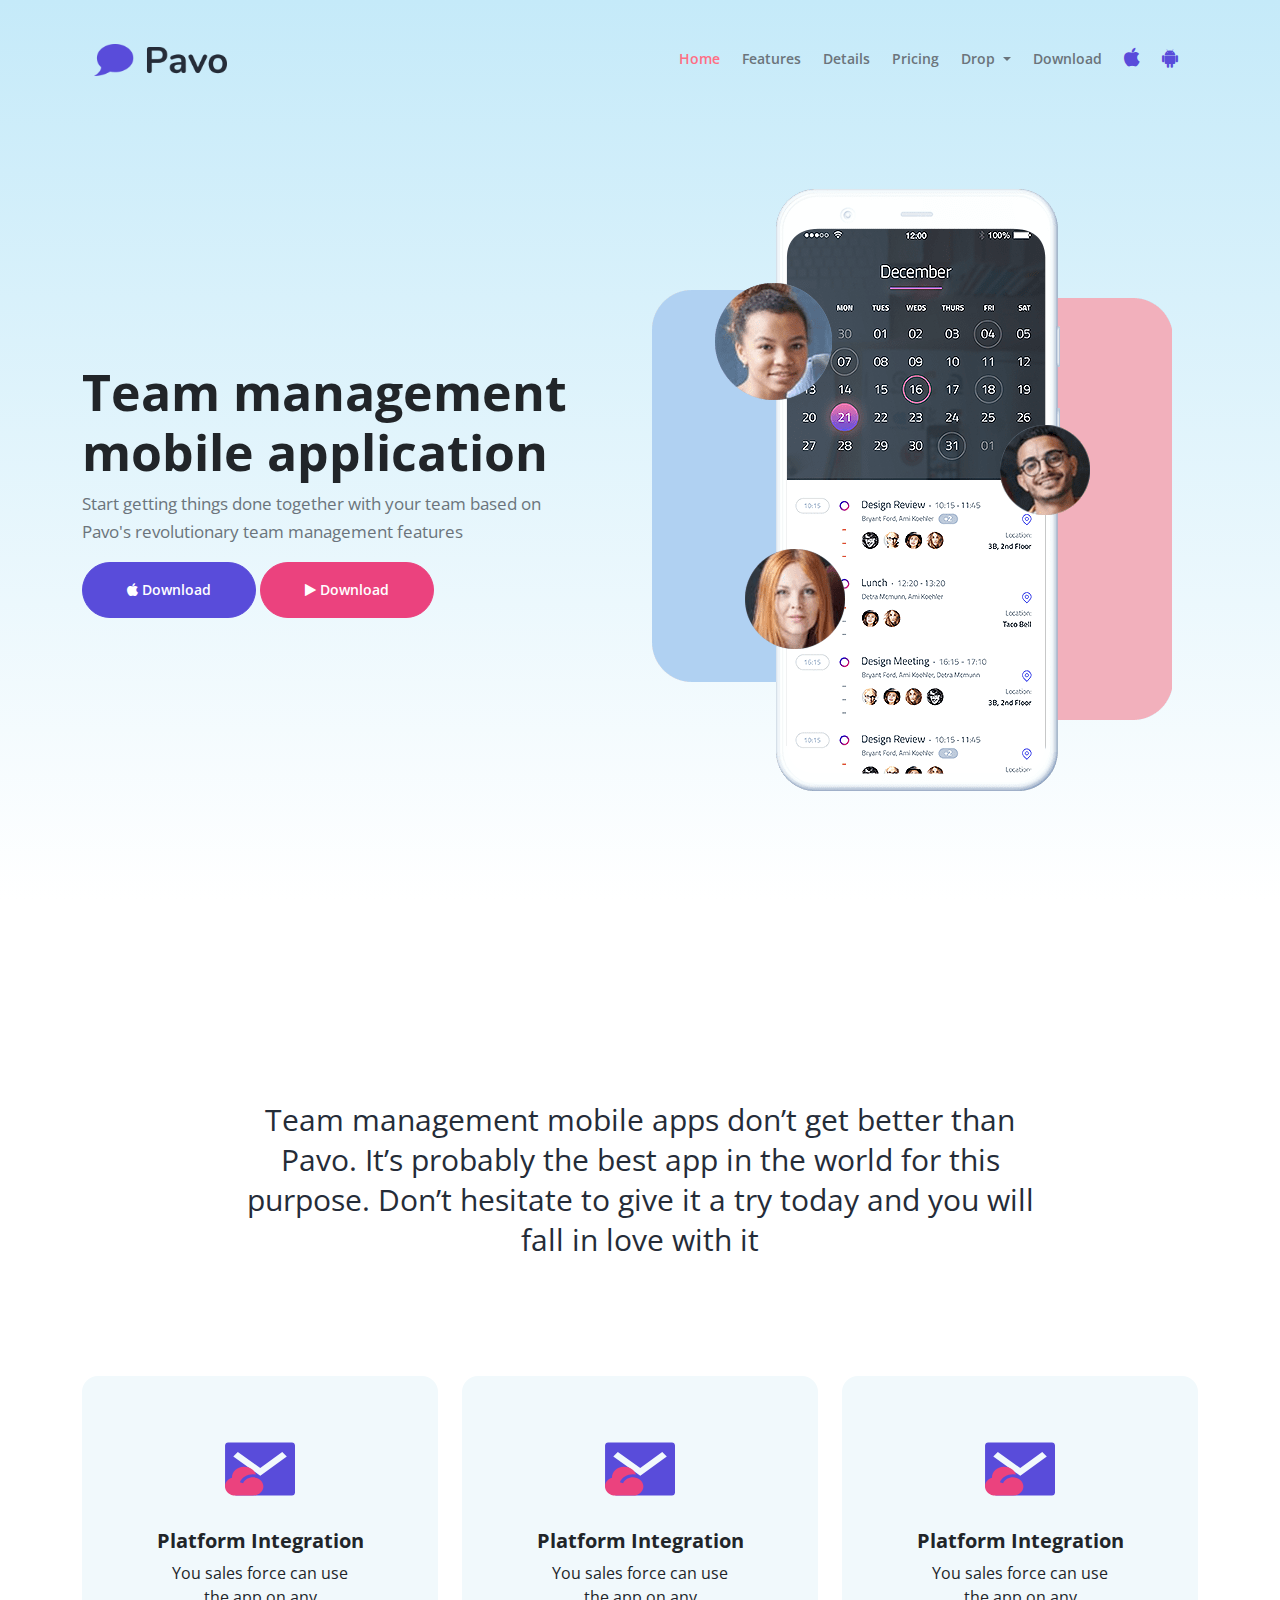
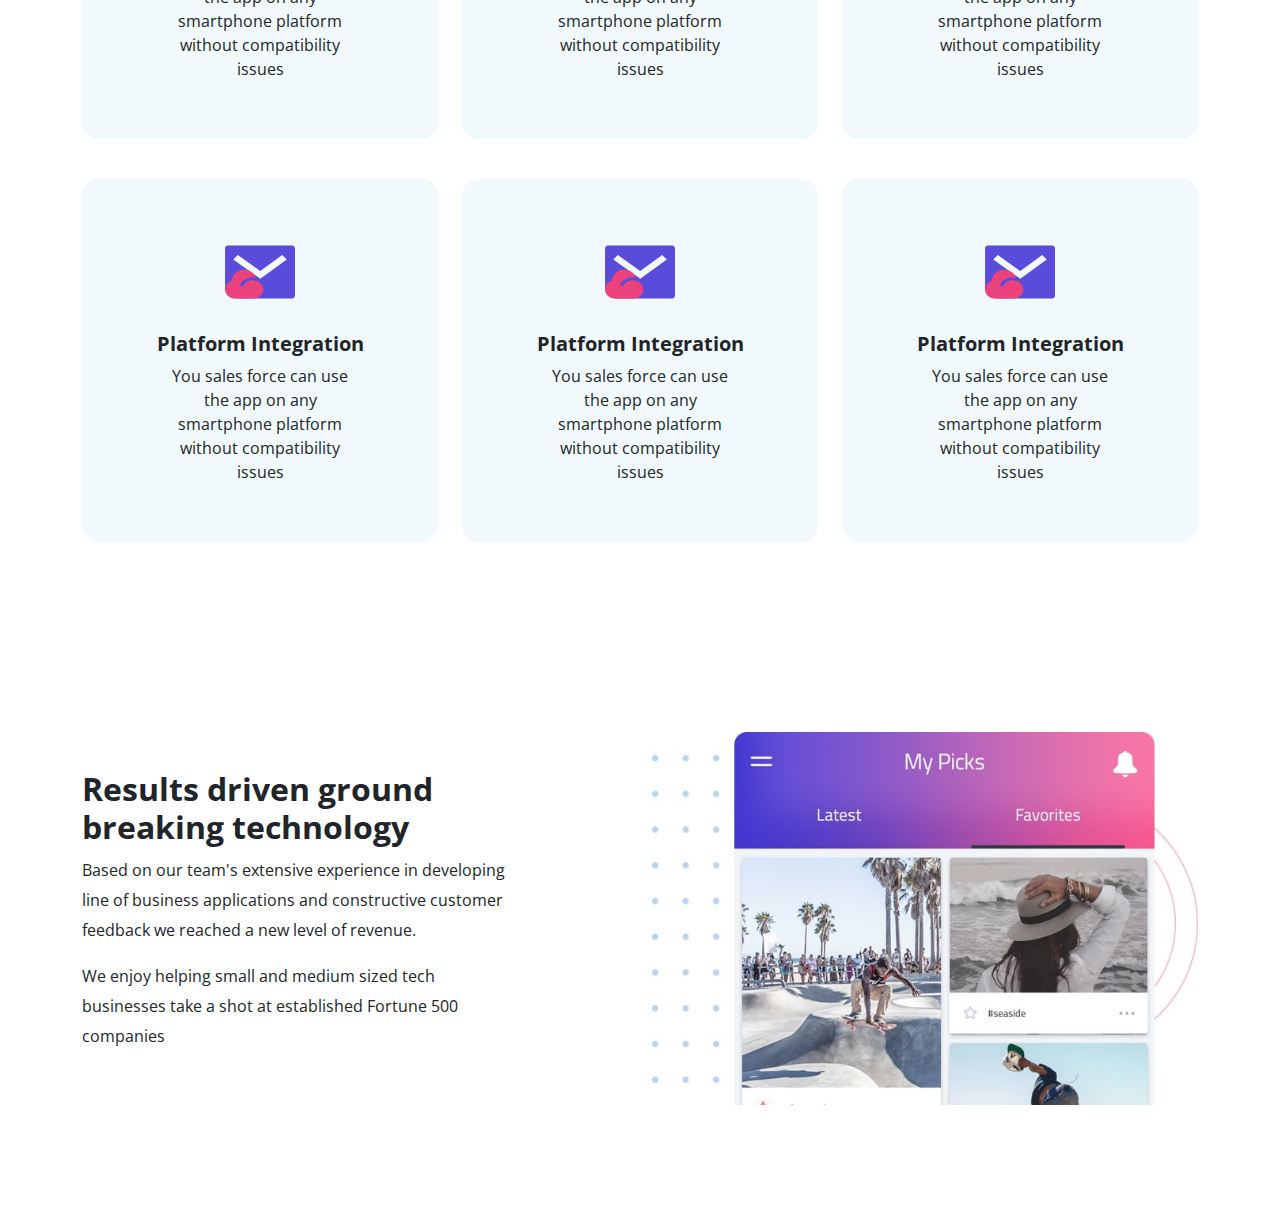
<file: class 11/index.html>
<!doctype html>
<html lang="en">
  <head>
    <!-- Required meta tags -->
    <meta charset="utf-8">
    <meta name="viewport" content="width=device-width, initial-scale=1">
    <!-- fonts -->
    <link rel="preconnect" href="https://fonts.googleapis.com">
    <link rel="preconnect" href="https://fonts.gstatic.com" crossorigin>
    <link href="https://fonts.googleapis.com/css2?family=Open+Sans:wght@300;400;600;700;800&display=swap" rel="stylesheet">
    <!-- font awesome -->
    <link rel="stylesheet" href="https://cdnjs.cloudflare.com/ajax/libs/font-awesome/4.7.0/css/font-awesome.css">
    <!-- Bootstrap CSS -->
    <link href="https://cdn.jsdelivr.net/npm/bootstrap@5.1.0/dist/css/bootstrap.min.css" rel="stylesheet">
    <!-- custom css -->
    <link rel="stylesheet" href="style.css"> 
    <title>Live Demo Project</title>
  </head>
  <body>
    <!-- header section start -->
    <header>
        <div class="container">
            <div class="row">
                <div class="col-md-12">
                    <nav class="navbar navbar-expand-lg navbar-light">
                        <div class="container-fluid">
                          <a class="navbar-brand" href="#">
                              <img src="images/logo.png" alt="logo">
                          </a>
                          <button class="navbar-toggler" type="button" data-bs-toggle="collapse" data-bs-target="#navbarSupportedContent" aria-controls="navbarSupportedContent" aria-expanded="false" aria-label="Toggle navigation">
                            <span class="navbar-toggler-icon"></span>
                          </button>
                          <div class="collapse navbar-collapse" id="navbarSupportedContent">
                            <ul class="navbar-nav ms-auto mb-2 mb-lg-0">
                              <li class="nav-item">
                                <a class="nav-link active" aria-current="page" href="#">Home</a>
                              </li>
                              <li class="nav-item">
                                <a class="nav-link" href="#">Features</a>
                              </li>
                              <li class="nav-item">
                                <a class="nav-link" href="#">Details</a>
                              </li>
                              <li class="nav-item">
                                <a class="nav-link" href="#">Pricing</a>
                              </li>
                              <li class="nav-item dropdown">
                                <a class="nav-link dropdown-toggle" href="#" id="navbarDropdown" role="button" data-bs-toggle="dropdown" aria-expanded="false">
                                  Drop
                                </a>
                                <ul class="dropdown-menu" aria-labelledby="navbarDropdown">
                                  <li><a class="dropdown-item" href="#">Article Details</a></li>
                                  <li><hr class="dropdown-divider"></li>
                                  <li><a class="dropdown-item" href="#">Terms Conditions</a></li>
                                  <li><hr class="dropdown-divider"></li>
                                  <li><a class="dropdown-item" href="#">Privacy Policy</a></li>
                                </ul>
                              </li>
                              <li class="nav-item">
                                <a class="nav-link" href="#">Download</a>
                              </li>
                              <li class="nav-item">
                                <a class="nav-link" href="#">
                                    <i class="fa fa-apple" aria-hidden="true"></i>
                                </a>
                              </li>
                              <li class="nav-item">
                                <a class="nav-link" href="#">
                                    <i class="fa fa-android" aria-hidden="true"></i>
                                </a>
                              </li>
                            </ul>
                          </div>
                        </div>
                      </nav>
                </div>
            </div>
            <div class="header-bottom">
                <div class="row align-items-center">
                    <div class="col-md-6">
                        <div class="header-content">
                            <h1>Team management mobile application</h1>
                            <p>Start getting things done together with your team based on Pavo's revolutionary team management features</p>
                            <div class="btn-area">
                                <a href="#" class="btn1 button"><i class="fa fa-apple" aria-hidden="true"></i> <span>Download</span></a>
                                <a href="#" class="btn2 button"><i class="fa fa-play" aria-hidden="true"></i> <span>Download</span></a>
                            </div>
                        </div>
                    </div>
                    <div class="col-md-6">
                        <div class="header-img">
                            <img src="images/header-smartphone.png" alt="" class="img-fluid">
                        </div>
                    </div>
                </div>
            </div>
        </div>
    </header>
    <!-- header section end -->

    <!-- about section start -->
    <section class="about">
      <div class="container">
        <div class="row">
          <div class="col-md-9 m-auto">
            <div class="about-content text-center">
              <p>Team management mobile apps don’t get better than Pavo. It’s probably the best app in the world for this purpose. Don’t hesitate to give it a try today and you will fall in love with it</p>
            </div>
          </div>
        </div>
      </div>
    </section>
    <!-- about section end -->

    <!-- service section start -->
    <section class="service">
      <div class="container">
        <div class="row">
          <div class="col-md-4">
            <div class="service-box text-center">
              <img src="images/features-icon-1.svg" alt="">
              <h5 class="fw-bold">Platform Integration</h5>
              <p>You sales force can use the app on any smartphone platform without compatibility issues</p>
            </div>
          </div>
          <div class="col-md-4">
            <div class="service-box text-center">
              <img src="images/features-icon-1.svg" alt="">
              <h5 class="fw-bold">Platform Integration</h5>
              <p>You sales force can use the app on any smartphone platform without compatibility issues</p>
            </div>
          </div>
          <div class="col-md-4">
            <div class="service-box text-center">
              <img src="images/features-icon-1.svg" alt="">
              <h5 class="fw-bold">Platform Integration</h5>
              <p>You sales force can use the app on any smartphone platform without compatibility issues</p>
            </div>
          </div>
          <div class="col-md-4">
            <div class="service-box text-center">
              <img src="images/features-icon-1.svg" alt="">
              <h5 class="fw-bold">Platform Integration</h5>
              <p>You sales force can use the app on any smartphone platform without compatibility issues</p>
            </div>
          </div>
          <div class="col-md-4">
            <div class="service-box text-center">
              <img src="images/features-icon-1.svg" alt="">
              <h5 class="fw-bold">Platform Integration</h5>
              <p>You sales force can use the app on any smartphone platform without compatibility issues</p>
            </div>
          </div>
          <div class="col-md-4">
            <div class="service-box text-center">
              <img src="images/features-icon-1.svg" alt="">
              <h5 class="fw-bold">Platform Integration</h5>
              <p>You sales force can use the app on any smartphone platform without compatibility issues</p>
            </div>
          </div>
        </div>
      </div>
    </section>
    <!-- service section end -->

    <!-- breaking technology -->
    <section class="breaking">
      <div class="container">
        <div class="row align-items-center">
          <div class="col-md-6">
            <div class="breaking_content">
              <h2 class="fw-bold">Results driven ground <br> breaking technology</h2>
              <p>Based on our team's extensive experience in developing line of business applications and constructive customer feedback we reached a new level of revenue.</p>
              <p>We enjoy helping small and medium sized tech businesses take a shot at established Fortune 500 companies</p>
            </div>
          </div>
          <div class="col-md-6">
            <img src="images/details-1.jpg" alt="details" class="img-fluid">
          </div>
        </div>
      </div>
    </section>

    


    <!-- Option 1: Bootstrap Bundle with Popper -->
    <script src="https://cdn.jsdelivr.net/npm/bootstrap@5.1.0/dist/js/bootstrap.bundle.min.js"></script>
  </body>
</html>
</file>
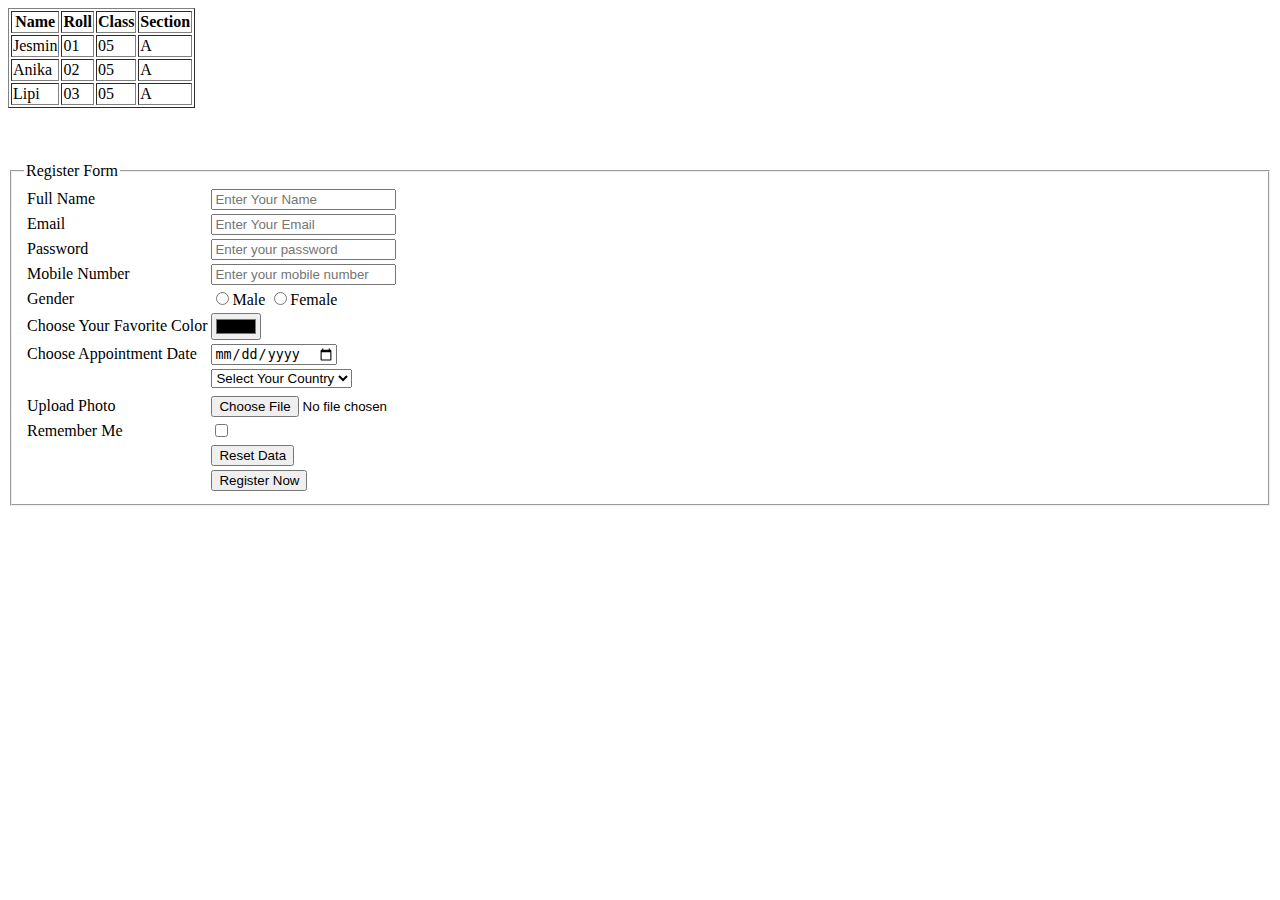
<file: class 2/index.html>
<!DOCTYPE html>
<html lang="en">
<head>
	<meta charset="UTF-8">
	<meta name="viewport" content="width=device-width, initial-scale=1.0">
	<title>Class two</title>
</head>
<body>
	<table border="1">
		<tr>
			<th>Name</th>
			<th>Roll</th>
			<th>Class</th>
			<th>Section</th>
		</tr>
		<tr>
			<td>Jesmin</td>
			<td>01</td>
			<td>05</td>
			<td>A</td>
		</tr>
		<tr>
			<td>Anika</td>
			<td>02</td>
			<td>05</td>
			<td>A</td>
		</tr>
		<tr>
			<td>Lipi</td>
			<td>03</td>
			<td>05</td>
			<td>A</td>
		</tr>
	</table>

	<br><br><br>

	<fieldset>
		<legend>Register Form</legend>
		<form action="">

			<table>
				<tr>
					<td><label for="full_name">Full Name</label></td>
					<td><input type="text" placeholder="Enter Your Name" id="full_name"> </td>
				</tr>
				<tr>
					<td><label for="email">Email</label></td>
					<td><input type="email" placeholder="Enter Your Email" id="email"></td>
				</tr>
				<tr>
					<td><label for="pass">Password</label></td>
					<td><input type="password" placeholder="Enter your password" id="pass"></td>
				</tr>
				<tr>
					<td><label for="mobile">Mobile Number</label></td>
					<td><input type="tel" placeholder="Enter your mobile number" id="mobile"></td>
				</tr>
				<tr>
					<td><label for="gender">Gender</label></td>
					<td>
						<input type="radio" name="gender" id="gender">Male
						<input type="radio" name="gender" id="gender">Female
					</td>
				</tr>
				<tr>
					<td><label for="color">Choose Your Favorite Color</label></td>
					<td><input type="color" id="color"></td>
				</tr>
				<tr>
					<td><label for="date">Choose Appointment Date</label></td>
					<td><input type="date" id="date"></td>
				</tr>
				<tr>
					<td rowspan="2"></td>
					<td>
						<select>
							<option value="">Select Your Country</option>
							<option value="">Bangladesh</option>
							<option value="">India</option>
							<option value="">Pakistan</option>
							<option value="">Nepal</option>
						</select>
					</td>
				</tr>
				<tr>
					<td></td>
				</tr>
				<tr>
					<td><label for="">Upload Photo</label></td>
					<td><input type="file" ></td>
				</tr>
				<tr>
					<td><label for="">Remember Me</label></td>
					<td><input type="checkbox"></td>
				</tr>
				<tr>
					<td rowspan="2"></td>
					<td><input type="reset" value="Reset Data"></td>
					
				</tr>
				<tr>
					<td><input type="submit" value="Register Now"></td>
				</tr>
			</table>
	</form>
	</fieldset>
</body>
</html>
</file>
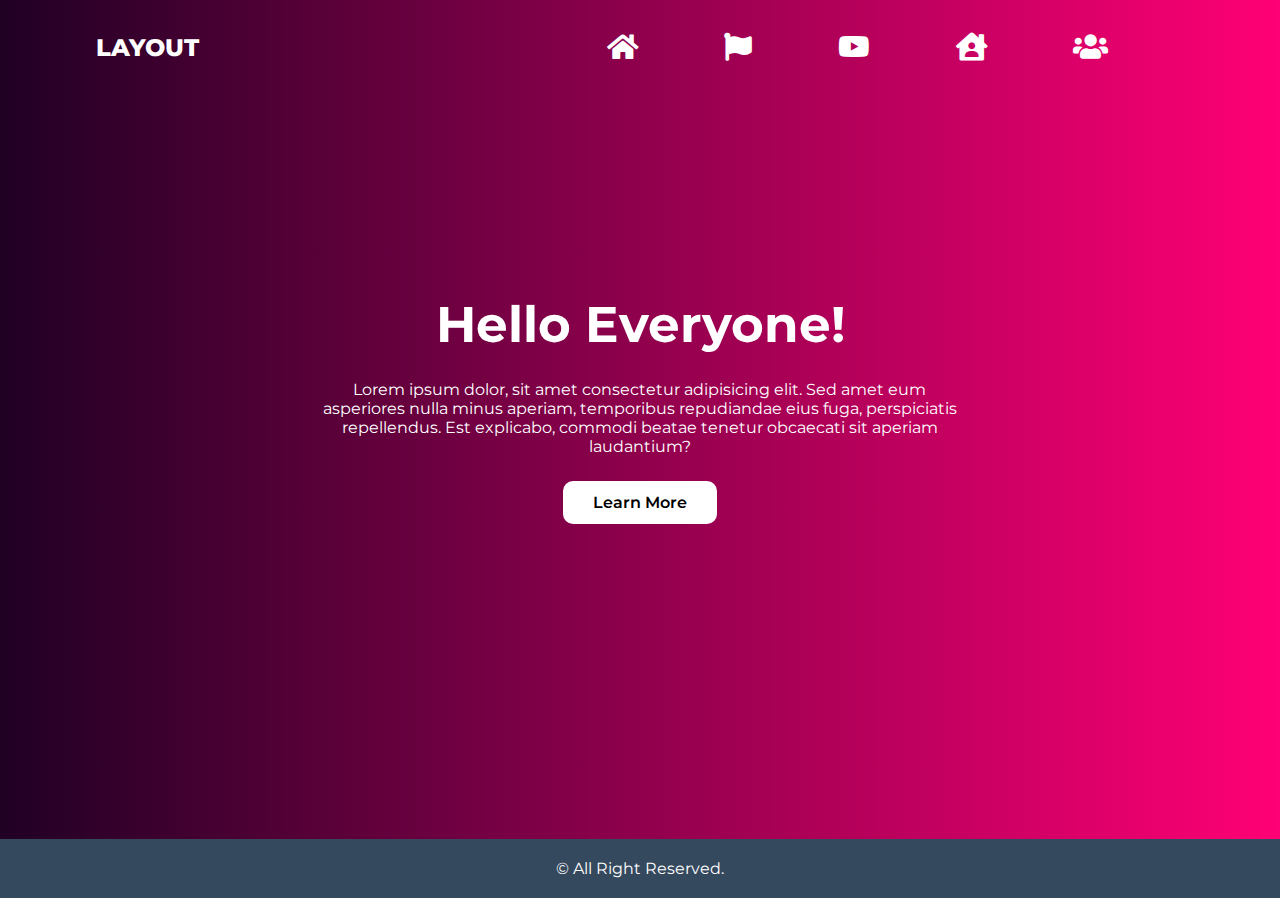
<file: class 4/index.html>
<!DOCTYPE html>
<html lang="en">

<head>
    <meta charset="UTF-8">
    <meta http-equiv="X-UA-Compatible" content="IE=edge">
    <meta name="viewport" content="width=device-width, initial-scale=1.0">
    <title>Layout</title>
    <link rel="preconnect" href="https://fonts.googleapis.com">
    <link rel="preconnect" href="https://fonts.gstatic.com" crossorigin>
    <link href="https://fonts.googleapis.com/css2?family=Montserrat:wght@400;600;700;800&display=swap" rel="stylesheet">
    <link rel="stylesheet" href="https://cdnjs.cloudflare.com/ajax/libs/font-awesome/5.15.3/css/all.min.css">
    <link rel="stylesheet" href="style.css">
</head>

<body>
    <header>
        <div class="container">
            <div class="header-content">
                <div class="logo">
                    <h2>LAYOUT</h2>
                </div>
                <nav>
                    <ul>
                        <li><a href="#"><i class="fas fa-home"></i></a></li>
                        <li><a href="#"><i class="fas fa-flag"></i></a></li>
                        <li><a href="#"><i class="fab fa-youtube"></i></a></li>
                        <li><a href="#"><i class="fas fa-house-user"></i></a></li>
                        <li><a href="#"><i class="fas fa-users"></i></a></li>
                    </ul>
                </nav>
            </div>
        </div>
    </header>
    <section class="banner">
        <div class="container">
            <div class="content">
                <h1>Hello Everyone!</h1>
                <p>Lorem ipsum dolor, sit amet consectetur adipisicing elit. Sed amet eum asperiores nulla minus
                    aperiam, temporibus repudiandae eius fuga, perspiciatis repellendus. Est explicabo, commodi beatae
                    tenetur obcaecati sit aperiam laudantium?</p>
                <a href="#" class="btn">Learn More</a>
            </div>
        </div>
    </section>
    <footer>
        <p>&copy; All Right Reserved.</p>
    </footer>
</body>

</html>
</file>
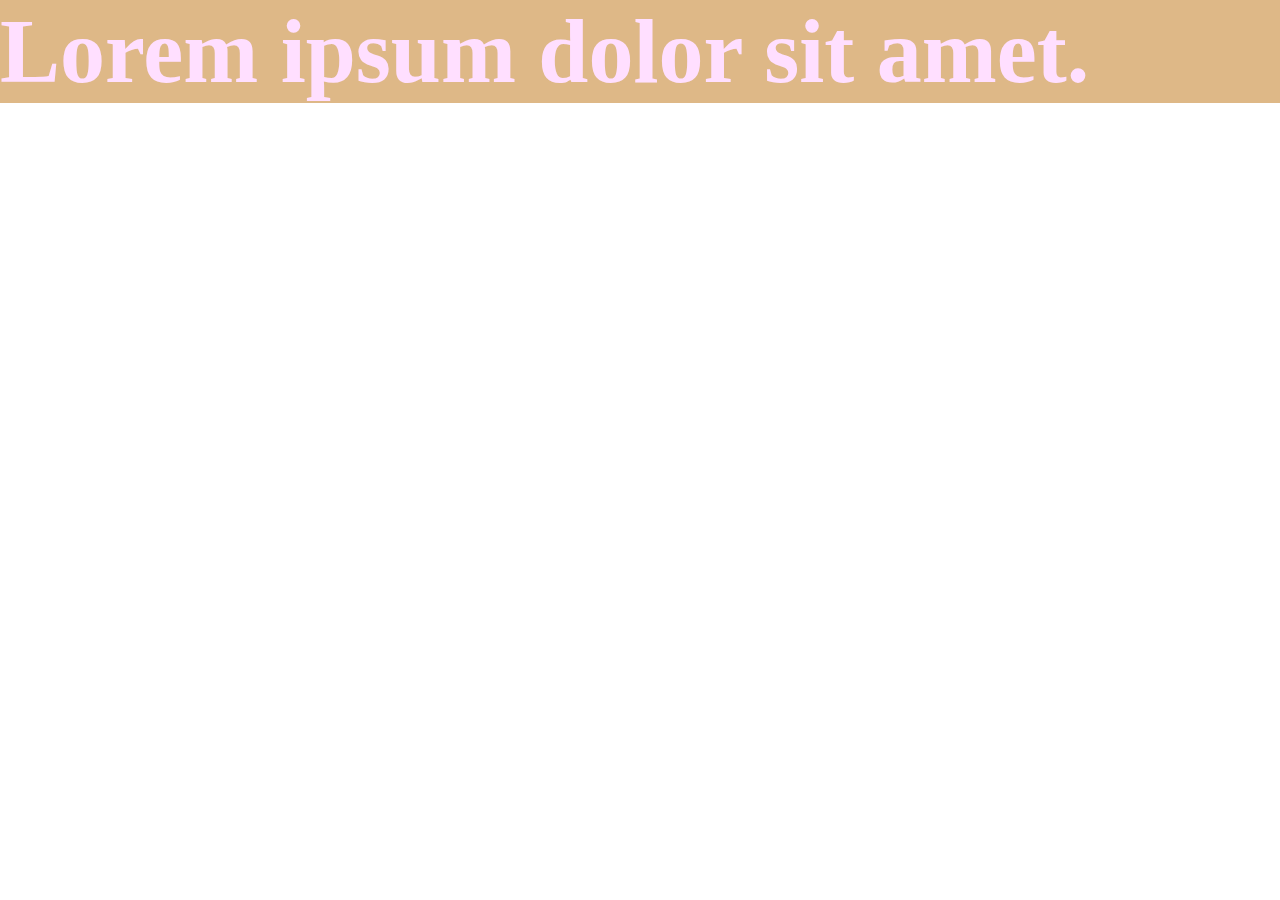
<file: class 7/index.html>
<!DOCTYPE html>
<html lang="en">

<head>
    <meta charset="UTF-8">
    <meta http-equiv="X-UA-Compatible" content="IE=edge">
    <meta name="viewport" content="width=device-width, initial-scale=1.0">
    <title>Responsive CSS</title>
    <link rel="stylesheet" href="style.css">
    <link rel="stylesheet" href="responsive.css">
</head>

<body>
    <h1>Lorem ipsum dolor sit amet.</h1>
</body>

</html>
</file>
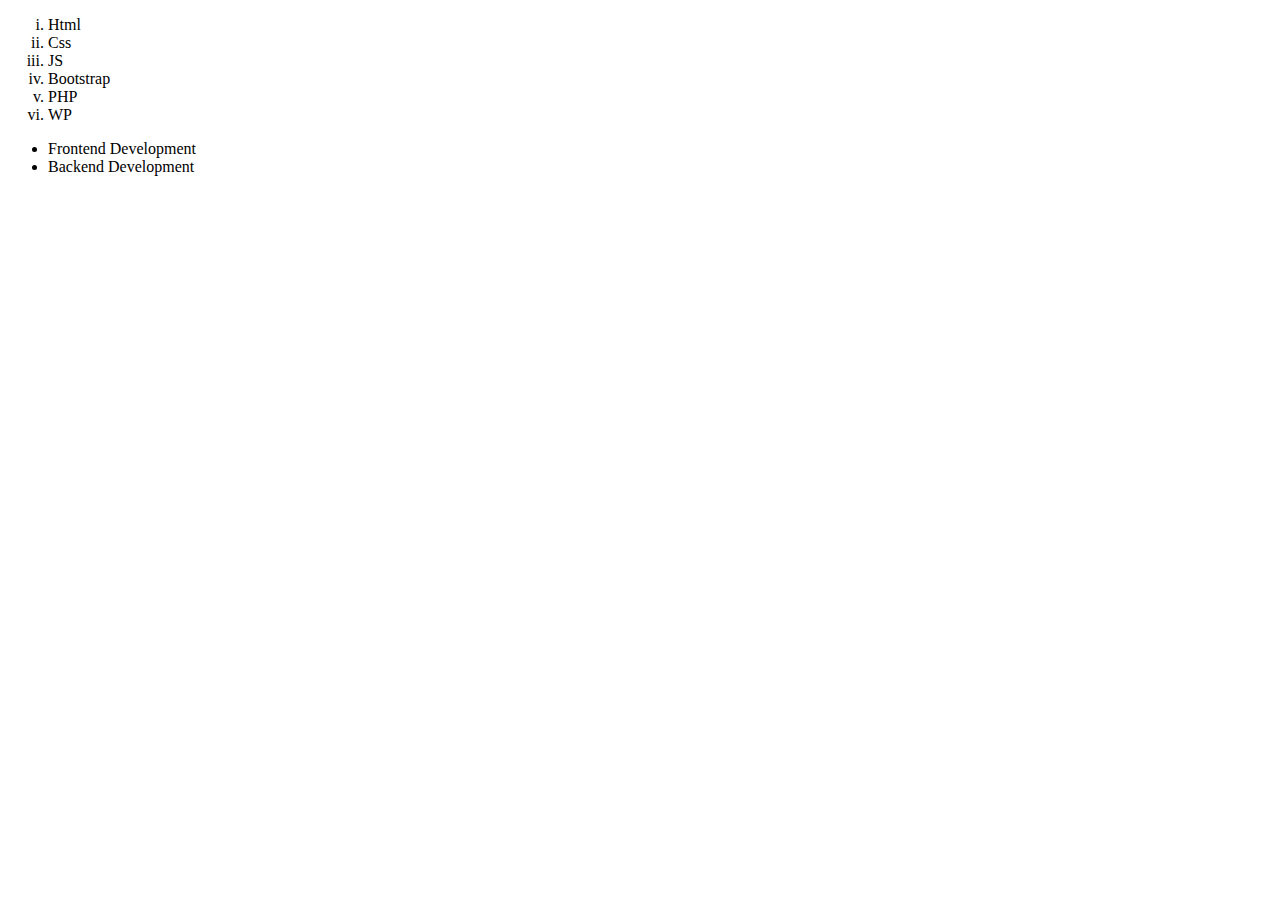
<file: class 2/list.html>
<!DOCTYPE html>
<html lang="en">
<head>
	<meta charset="UTF-8">
	<meta name="viewport" content="width=device-width, initial-scale=1.0">
	<title>HTML List</title>
</head>
<body>
	
	<ol type="i">
		<li>Html</li>
		<li>Css</li>
		<li>JS</li>
		<li>Bootstrap</li>
		<li>PHP</li>
		<li>WP</li>
	</ol>

	<ul style="list-style-type: disc;">
		<li>Frontend Development</li>
		<li>Backend Development</li>
	</ul>

</body>
</html>
</file>
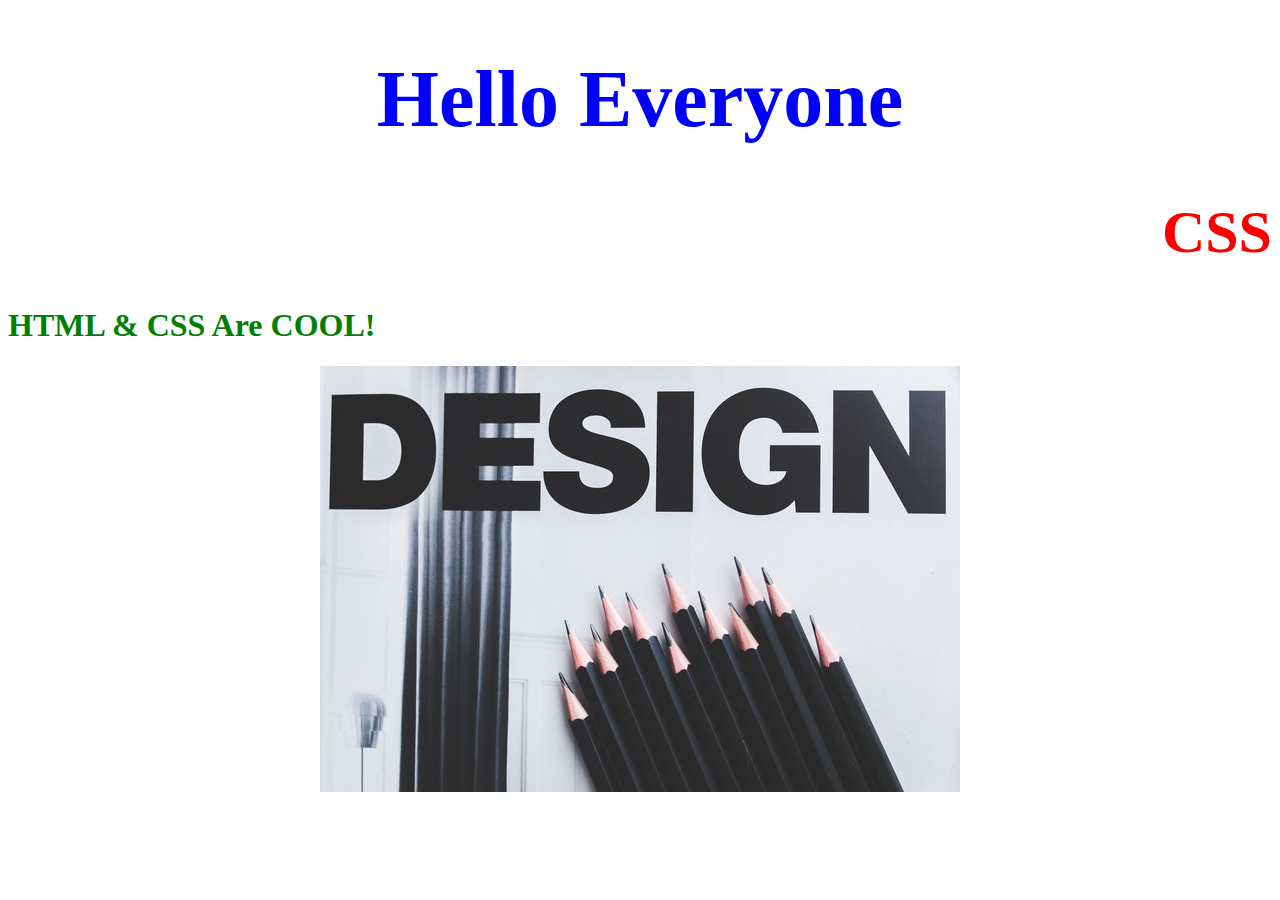
<file: class 2/sytle.html>
<!DOCTYPE html>
<html lang="en">
<head>
	<meta charset="UTF-8">
	<meta name="viewport" content="width=device-width, initial-scale=1.0">
	<title>Styling</title>
	<style>
/* 		selector {
			property :  value;
		} */
		.heading1{
			color: blue;
			font-size: 80px;
			text-align: center;
		}
		.heading2{
			color: red;
			font-size: 60px;
			text-align: right;
		}
		#heading3{
			color: green;

		}
		.img_area{
			text-align: center;
		}
	</style>
</head>
<body>
<!-- 	1. inline style
	2. Internal Style
	3. External Style -->

	<!-- <h1 style="color: red;">Hello Everyone</h1> -->
	<h1 class="heading1">Hello Everyone</h1>
	<h1 class="heading2">CSS</h1>
	<h1 id="heading3">HTML & CSS Are COOL!</h1>
	<div class="img_area">
		<img src="images/1.jpg" alt="">
	</div>
</body>
</html>
</file>
<file: class 11/style.css>
/* default css */
body, p{
    font-family: 'Open Sans', sans-serif;
    font-weight: normal;
}
/* header css */
header{
    padding: 30px 0;
    background: linear-gradient(rgba(197, 234, 249, 1), rgba(255, 255, 255, 1));
    height: 100vh;
}
.navbar-brand img{
    width: 133px;
    height: 32px;
}
header .nav-link{
    color: #6b747b !important;
    font-weight: 600;
    font-size: 14px;
    padding-left: 14px !important;
}
header .active{
    color: #ff6e84 !important;
}
header .nav-link:hover{
    color: #ff6e84 !important;
}

header .nav-link i{
    color: #594cda;
    font-size: 20px;
    transition: all 0.2s ease;
}
header .nav-link i:hover{
    color: #ff6e84;
}
header .dropdown-menu .dropdown-item{
    color: #6b747b;
    font-weight: 600;
    font-size: 14px;
}
header .dropdown-menu .dropdown-item:hover{
    color: #ff6e84;
    background-color: transparent;
}
.dropdown-menu{
    background-color: #F1F9FC;
    border: none;
    box-shadow: 0 3px 3px 1px rgb(0 0 0 / 5%);
}

.header-bottom{
    padding-top: 100px;
    padding-bottom: 120px;
}
.header-content{
    margin-right: 48px;
}
.header-content h1{
    font-weight: bold;
    font-size: 50px;
    line-height: 60px;
}
.header-content p{
    color: #6b747b;
    font-size: 17px;
    line-height: 28px;
}
.btn-area .button{
    display: inline-block;
    padding: 20px 44px;
    border-radius: 32px; 
    color: #ffffff;
    font-weight: 600;
    font-size: 0.875rem;
    line-height: 0;
    text-decoration: none;
    transition: all 0.2s;
}
.btn-area .btn1{
    border: 1px solid #594cda;
    background-color: #594cda;
}
.btn-area .btn2{
    border: 1px solid #eb427e;
    background-color: #eb427e;
}
.btn-area .btn1:hover{
    color: #594cda;
    background: transparent;
}
.btn-area .btn2:hover{
    color: #eb427e;
    background: transparent;
}

/* about section css */

.about{
    padding: 200px 0 100px;
}
.about-content p{
    font-size: 30px;
    line-height: 40px;
    color: #252c38;
}

/* service section css */
.service{
    padding-bottom: 150px;
}
.service-box{
    background-color: #f1f9fc;
    padding: 58px 35px;
    border-radius: 16px;
    margin-bottom: 40px;
}
.service-box img{
    height: 70px;
    width: 70px;
    margin-bottom: 25px;
}
.service-box p{
    width: 70%;
    margin: auto;
}

/* breaking technology section css */
.breaking{
    padding-bottom: 100px;
}
.breaking_content p{
    width: 80%;
    line-height: 30px;
}
</file>
<file: class 4/style.css>
* {
    margin: 0;
    padding: 0;
    font-family: 'Montserrat', sans-serif;
}

/* header section css */
header {
    background: linear-gradient(90deg, #200024, #ff0075);
    padding: 30px 0;
}

.container {
    width: 85%;
    margin: 0 auto;
}

.header-content {
    width: 100%;
    display: flex;
    justify-content: space-between;
    align-items: center;
}

.logo {
    width: 40%;
}

.logo h2 {
    color: #fff;
    font-weight: 800;
}

nav {
    width: 60%;
}

nav ul {
    display: flex;
    justify-content: space-evenly;
    align-items: center;
}

nav ul li {
    list-style: none;
}

nav ul li a {
    text-decoration: none;
    color: #fff;
    font-size: 28px;
    text-transform: capitalize;
    font-weight: 600;
    transition: .4s;
    padding: 10px;
}

nav ul li a:hover {
    color: black;
}

/* banner section css */
.banner {
    padding: 80px 0;
    background: linear-gradient(90deg, #200024, #ff0075);
    height: 65vh;
}

.banner .content {
    text-align: center;
    color: #fff;
    padding-top: 120px;
}

.content h1 {
    font-size: 50px;
    font-weight: 700;
}

.content p {
    width: 60%;
    margin: 25px auto;
}

.content a {
    display: inline-block;
    padding: 12px 30px;
    background: #fff;
    color: #000;
    text-decoration: none;
    border-radius: 10px;
    font-weight: 600;
    transition: .4s;
}

.content a:hover {
    background: #000;
    color: #fff;
}

footer {
    background: #34495e;
    padding: 20px 0;
    text-align: center;
    color: #fff;
}
</file>
<file: class 7/style.css>
* {
    margin: 0;
    padding: 0;
}

h1{
    font-size: 90px;
    color: rgb(255, 223, 255);
    background-color: burlywood;
}
</file>
<file: class 7/responsive.css>
@media screen and (max-width: 768px) {
    body{
        background: red;
    }
    h1{
        font-size: 50px;
    }
}
@media screen and (max-width: 400px){
    body{
        background: green;
    }
    h1{
        font-size: 30px;
    }
}
</file>
